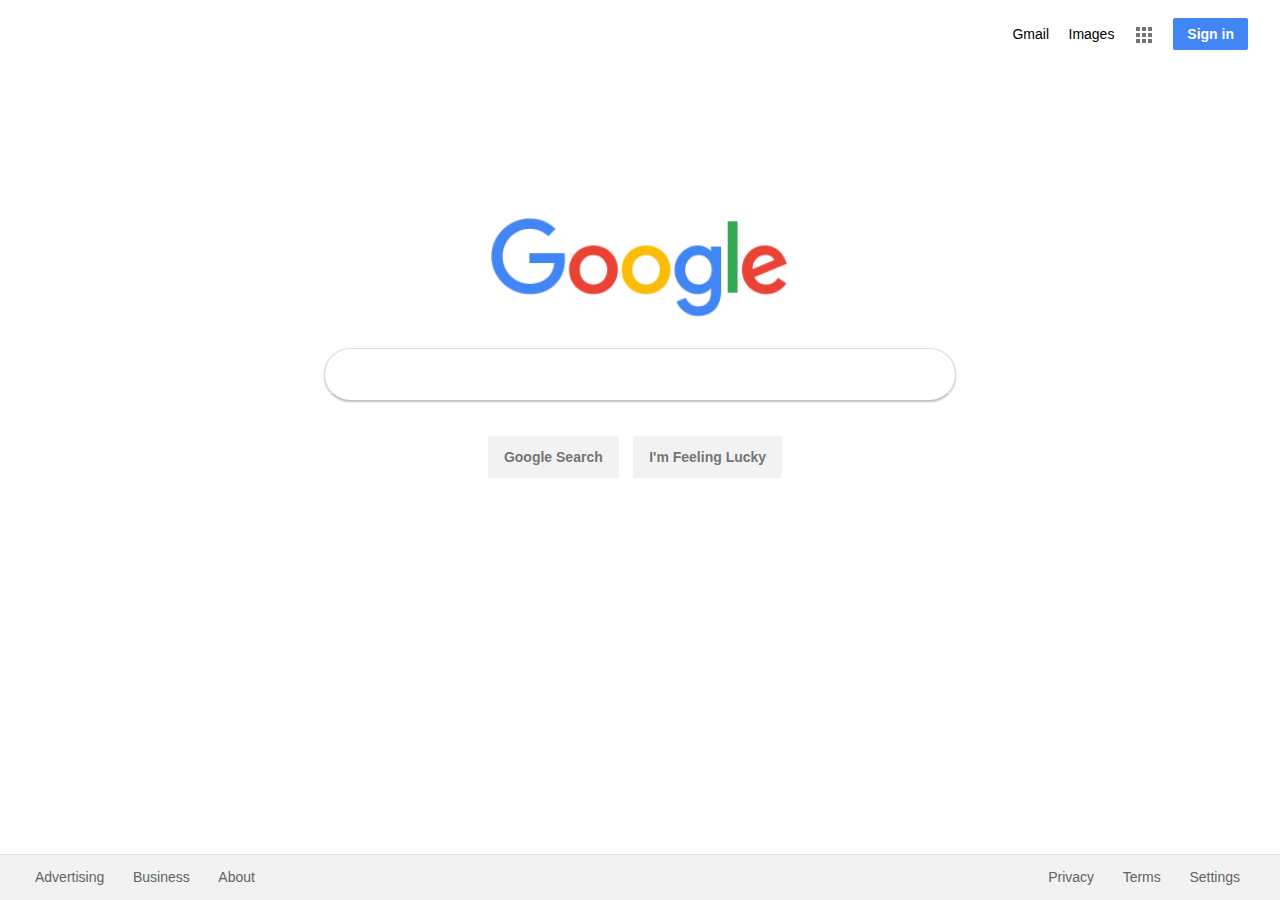
<file: Google/index.html>
<!DOCTYPE html>
<html>
<head>
    <meta charset="utf-8" />
    <meta http-equiv="X-UA-Compatible" content="IE=edge">
    <title>Google</title>
    <meta name="viewport" content="width=device-width, initial-scale=1">
    <link rel="stylesheet" type="text/css" media="screen" href="normalize.css" />
    <link rel="stylesheet" type="text/css" media="screen" href="main.css" />
    <link rel="icon" href="logo-title.png" type="image/png" sizes="16x16">
</head>
<body>
    <div class="header">
        <div class="header-top">
            <a href="#">Gmail</a>
            <a href="#" class="link-images">Images</a>
            <a href="#" class="options" alt="Google apps"></a>
            <button class="sign-in">Sign in</button>
        </div>
    </div>

    <div class="content">
        <img src="google.png" height="101">
        <div class="search">
            <input type="text">
        </div>
        <div class="google-button">
        <button>Google Search</button>
        <button>I'm Feeling Lucky</button>
        </div>
    </div>

    <div class="footer">
        <footer>
            <div class="footer-left">
                <ul>
                    <li><a href="#">Advertising</a></li>
                    <li><a href="#">Business</a></li>
                    <li><a href="#">About</a></li>
                </ul>
            </div>
            <div class="footer-right">
                <ul>
                    <li><a href="#">Privacy</a></li>
                    <li><a href="#">Terms</a></li>
                    <li><a href="#">Settings</a></li>
                </ul>
            </div>
        </footer>
    </div>
</body>
</html>
</file>
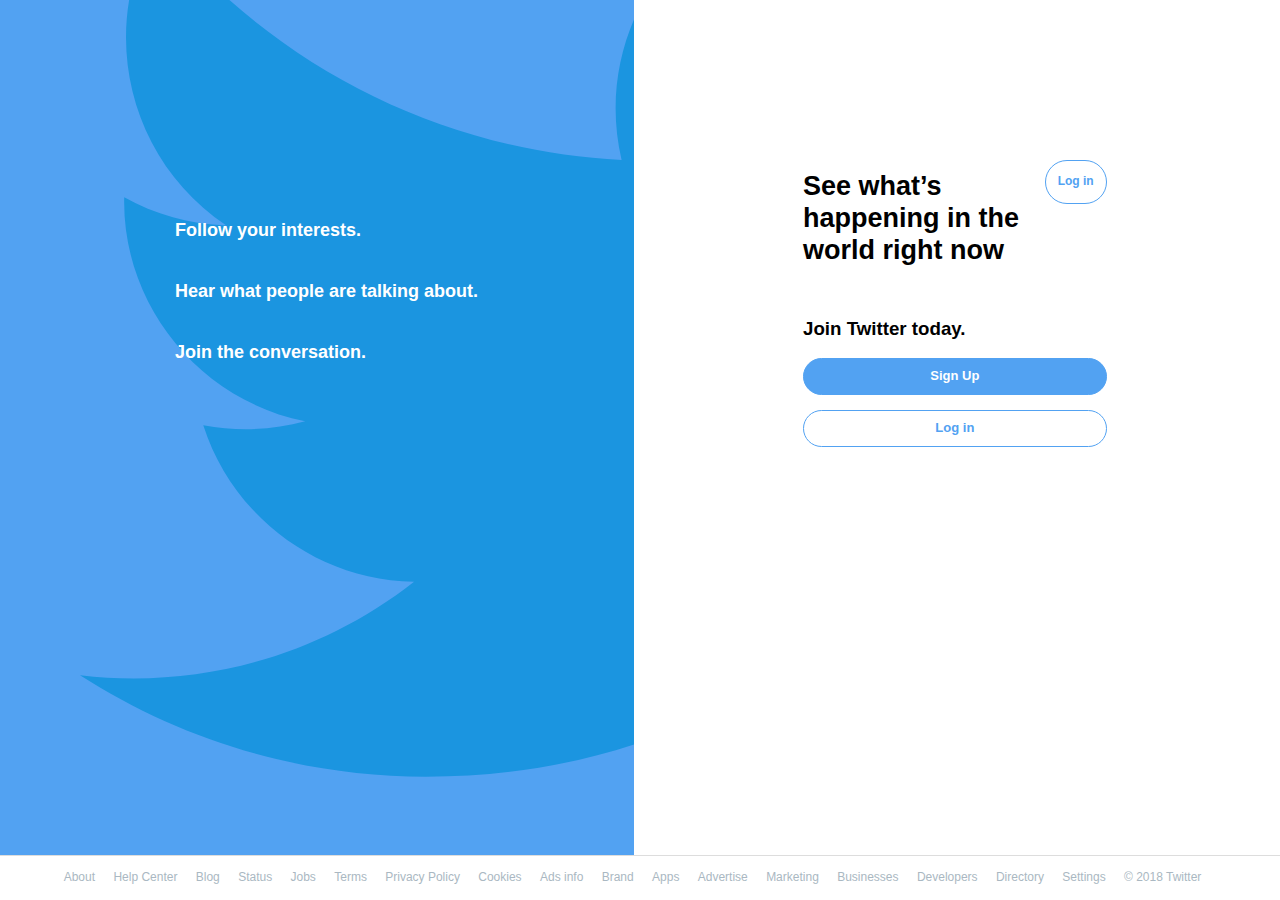
<file: twitter/index.html>
<!DOCTYPE html>
<html>
<head>
    <meta charset="utf-8" />
    <meta http-equiv="X-UA-Compatible" content="IE=edge">
    <title>twitter</title>
    <meta name="viewport" content="width=device-width, initial-scale=1">
    <link rel="stylesheet" type="text/css" media="screen" href="normalize.css" />
    <link rel="icon" href="logo-title.png" type="image/png" sizes="30x30">
    <link rel="stylesheet" href="https://use.fontawesome.com/releases/v5.5.0/css/all.css" integrity="sha384-B4dIYHKNBt8Bc12p+WXckhzcICo0wtJAoU8YZTY5qE0Id1GSseTk6S+L3BlXeVIU" crossorigin="anonymous">
    <link rel="stylesheet" type="text/css" media="screen" href="main.css" />
</head>
<body>
    <div class="content">
        <div class="left">
                <svg class="logo-background" viewBox="0 0 1208 982" width= "1100" height="1100">
                        <title>bird</title>
                        <desc>Created with Sketch.</desc>
                        <defs></defs>
                        <g stroke="none" stroke-width="1" fill="none" fill-rule="evenodd">
                            <g transform="translate(-286.000000, -117.000000)" fill-rule="nonzero" fill="#1B95E0">
                                <path d="M1493.75308,233.195911 C1449.31783,252.922544 1401.56126,266.207828 1351.43951,272.19627 C1402.61804,241.549536 1441.92034,192.987798 1460.3889,135.116296 C1412.53168,163.498493 1359.49119,184.130942 1303.02874,195.252335 C1257.88897,147.093181 1193.42514,117 1122.16771,117 C962.190754,117 844.636121,266.258151 880.768067,421.202806 C674.896491,410.886582 492.324484,312.253414 370.089808,162.341063 C305.17308,273.705962 336.423691,419.391176 446.731805,493.16476 C406.171431,491.856361 367.925917,480.734968 334.561738,462.165765 C331.844294,576.95263 414.122472,684.342008 533.287442,708.245454 C498.413572,717.706186 460.218381,719.9204 421.368991,712.47259 C452.871217,810.904465 544.358512,882.514158 652.854997,884.52708 C548.686294,966.201382 417.443793,1002.68559 286,987.186091 C395.653915,1057.48739 525.940278,1098.50067 665.838342,1098.50067 C1125.89162,1098.50067 1385.81015,709.956437 1370.10936,361.469352 C1418.52012,326.494836 1460.53987,282.864756 1493.75308,233.195911 Z"></path>
                            </g>
                        </g>
                    </svg>
            <div class="subject">
                <div class="first">
                    <i class="fas fa-search fa-2x"></i>
                    <h4>Follow your interests.</h4>
                </div>
                <div class="second">
                    <i class="fas fa-users fa-2x"></i>
                    <h4>Hear what people are talking about.</h4>
                </div>
                <div class="third">
                    <i class="far fa-comment fa-2x"></i>
                    <h4>Join the conversation.</h4>
                </div>
            </div>
        </div>
        <div class="right">
            <div class="box-login">
                <div class="head-login">
                        <i class="fab fa-twitter fa-3x" style="color: #52a2f2"></i>
                        <button>Log in</button>
                </div>
                <p>See what’s happening in the world right now</p>
                <h3>Join Twitter today.</h3>
                <div class="sign">
                    <button class="sign-up">Sign Up</button>
                    <button class="log-in">Log in</button>
                </div>
            </div>
        </div>
    </div>

    <div class="footer">
            <ul>
                <li><a href="#">About</a></li>
                <li><a href="#">Help Center</a></li>
                <li><a href="#">Blog</a></li>
                <li><a href="#">Status</a></li>
                <li><a href="#">Jobs</a></li>
                <li><a href="#">Terms</a></li>
                <li><a href="#">Privacy Policy</a></li>
                <li><a href="#">Cookies</a></li>
                <li><a href="#">Ads info</a></li>
                <li><a href="#">Brand</a></li>
                <li><a href="#">Apps</a></li>
                <li><a href="#">Advertise</a></li>
                <li><a href="#">Marketing</a></li>
                <li><a href="#">Businesses</a></li>
                <li><a href="#">Developers</a></li>
                <li><a href="#">Directory</a></li>
                <li><a href="#">Settings</a></li>
                <li>© 2018 Twitter</li>
            </ul>
    </div>
</body>
</html>
</file>
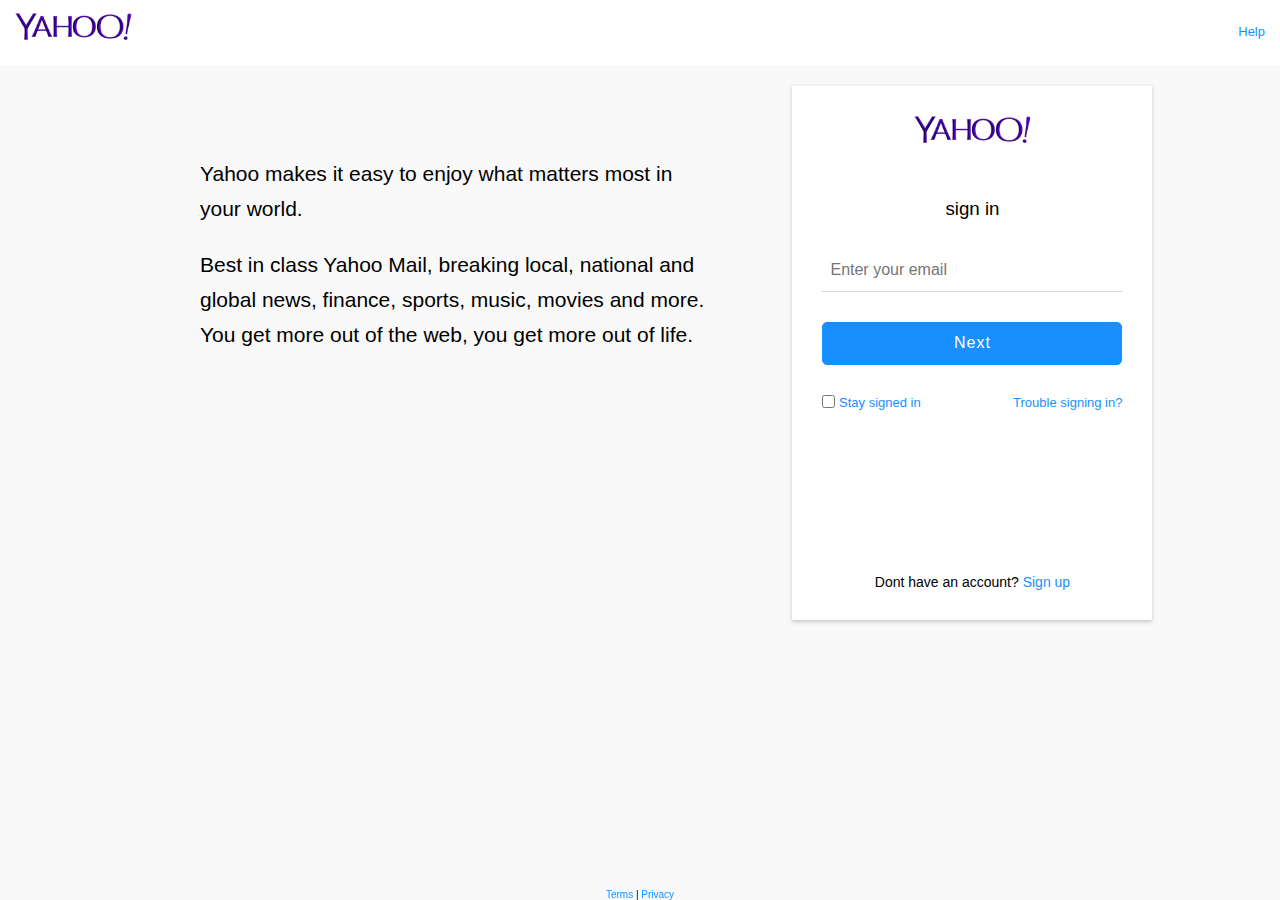
<file: Yahoo/index.html>
<!DOCTYPE html>
<html>
<head>
    <meta charset="utf-8" />
    <title>Yahoo - login</title>
    <meta name="viewport" content="width=device-width, initial-scale=1">
    <link rel="stylesheet" type="text/css" media="screen" href="main.css" />
    <link rel="stylesheet" type="text/css" media="screen" href="normalize.css" />
    <link rel="icon"       type="image/ico"media="screen" href="logo-title.ico">
</head>
<body>
    <div class="header">
        <div>
            <a href="http://www.yahoo.com">
                <img class="logo" src="logo.png" alt="Yahoo">
            </a>
        </div>
        <div class="help-parent">
            <a href="#">Help</a>
        </div>
    </div>
    <div class="content">
        <div class="text-parent">
            <div class="text">
                <h3>Yahoo makes it easy to enjoy what matters most in your world.</h3>
                <h3>Best in class Yahoo Mail, breaking local, national and global news, finance, sports, music, movies and more. You get more out of the web, you get more out of life.</h3>
            </div>
        </div>
        <div class="box-parent">
            <div class="box">
                <div class="box-img">
                    <img src="logo.png">
                </div>
                <h3>sign in</h3>
                <div class="username">
                    <input type="text" placeholder="Enter your email">
                </div>
                <button>Next</button>
                <div class="forget">
                        <div class="signed">
                            <input type="checkbox">
                            <a href="#">Stay signed in</a>
                        </div>
                        <div class="trouble">
                            <a href="#">Trouble signing in?</a>
                        </div>
                </div> 
                <div class="signup">
                        Dont have an account? <a href="#">Sign up</a>
                </div>   
            </div>
        </div>

    <div class="footer">
            <a href="#">Terms</a>
            |
            <a href="#">Privacy</a>
    </div>
</body>
</html>
</file>
<file: Google/main.css>
body {
    font-family: arial,sans-serif;
}
button{
    font-size: 14px;
    font-weight: bold;
}

.header {
    height: 68px;
}
.header-top {
    display: inline-block;
    float: right;
    padding: 18px 32px;
}

a {
    text-decoration: none;
    color: black;
    margin-right: 15px;
    font-size: 14px;
}
a:hover {
    text-decoration: underline;
    color: gray;
}

.link-images {
    margin-right: 10px;
}

.options {
    width: 30px;
    height: 30px;
    display: inline-block;
    background-image: url(options.png);
    background-position: -132px -38px;
    opacity: .55;
    vertical-align: middle;
    margin-right: 10px;
}
.options:hover {
    opacity: .90;
}

.sign-in {
    color: white;
    background-color: #4285f4;
    border-radius: 2px;
    border: 0px;
    padding: 8px 14px;
}
.sign-in:hover {
    border-bottom: 0px solid #4285f4;

}

.content {
    text-align: center;
    padding-top: 150px;
}

.search {
    margin-top: 25px;
}
.search input {
    width: 600px;
    padding: 15px 15px;
    border: 1px solid #dfdfdf;
    border-bottom: 1px solid #c2c2c2;
    font-size: 18px;
    border-radius: 30px;
    box-shadow: 0px 1px 2px #bbbbbb;
}
.search input:hover{
    box-shadow: 0px 2px 9px #bbbbbb;
}
.search input:focus {
    outline: 0;
}

.google-button {
    margin-top: 35px;
}
.google-button button {
    background-color: #f2f2f2;
    border: 1px solid #f2f2f2;
    border-radius: 2px;
    color: #757575;
    padding: 12px 15px;
    margin-right: 10px;
}
.google-button button:hover {
    color: black;
    border-color: #757575;
    box-shadow: 0px 2px 1px #c5c5c5;
}

.footer {
    background: #f2f2f2;
    border-top: 1px solid #e4e4e4;
    margin-top: 135px;
    width: 100%;
    font-size: small;
    line-height: 18px;
    overflow: hidden;
    position: fixed;
    bottom: 0px;
}
.footer ul {
    list-style-type: none;
}
.footer a {
    color: #5f6368
}
.footer li {
    display: inline-block;
    padding-right: 10px;
}
.footer > div {
    display: block;
}
.footer-left {
    float: left;
}
.footer-right {
    float: right;
    padding-right: 15px;
}
.footer-left ul {
    padding-left: 35px;
}
</file>
<file: twitter/main.css>
html {
    height: 100%;
}

body {
    font-family: "Segoe UI",Arial,sans-serif;
    height: 100%;
}

.content {
    height: 100%;
}

.content > div {
    width: 49.5%;
    display: inline-block;
    height: 100%;
}
.left {
    background-color: #52a2f2;
    vertical-align: top;
    position: relative;
    overflow: hidden;
}

.logo-background {
    position: absolute;
    left: 80px;
    top: -220px;
}

.subject h4 {
    margin: 0;
    color: white;
    font-size: 18px;
    display: inline-block;
}
.subject {
    position: absolute;
    padding-top: 180px;
    padding-left: 150px;
    z-index: 1000;
}

.subject i {
    padding-right: 10px;
    vertical-align: middle;
    color: white;
}

.subject > div {
    padding-top: 40px;
    padding-left: 15px;
}
/* ----------------------------- */
.box-login {
    padding: 160px 165px 0px 165px;
}

.head-login button {
    float: right;
    padding: 14px 12px;
    background: white;
    color: #52a2f2;
    border: 1px solid #52a2f2;
    border-radius: 25px;
    cursor: pointer;
    font-size: 12px;
    font-weight: bold;
}
.head-login button:hover {
    background: #eaf5fd;
}
.head-login button:active {
    background-color: #006dbf;
    border-color: #006dbf;
    color: #fff;
}
.head-login button:focus {
    outline: 0;
    box-shadow: 0 0 0 2px #fff, 0 0 0 4px #71c9f8;
}

p {
    font-size: 27px;
    line-height: 32px;
    margin-top: 10px;
    padding-bottom: 25px;
    font-weight: bold;
}

.sign-up {
    width: 100%;
    padding: 10px 0px;
    background: #52a2f2;
    color: white;
    border: 1px solid #52a2f2;
    border-radius: 20px;
    margin-bottom: 15px;
    font-size: 13px;
    font-weight: bold;
    cursor: pointer;
}
.sign-up:hover {
    background-color: #006dbf;
    border-color: #006dbf;
}
.sign-up:focus {
    outline: 0;
    box-shadow: 0 0 0 2px #fff, 0 0 0 4px #71c9f8;
}
.log-in {
    width: 100%;
    padding: 10px 0px;
    background: white;
    color: #52a2f2;
    border: 1px solid #52a2f2;
    border-radius: 20px;
    font-size: 13px;
    font-weight: bold;
    cursor: pointer;
}
.log-in:hover {
    background: #eaf5fd;
}
.log-in:active {
    background-color: #006dbf;
    border-color: #006dbf;
    color: #fff;
}
.log-in:focus {
    outline: 0;
    box-shadow: 0 0 0 2px #fff, 0 0 0 4px #71c9f8;
}

.footer {
    position: fixed;
    padding: 3px 0px;
    width: 100%;
    bottom: 0;
    background: #fff;
    color: #aab8c2;
    text-align: center;
    border-top: 1px solid #dddddd;
    font-size: 12px;
}
ul {
    list-style-type: none;
    padding: 0px;
}

li {
    display: inline-block;
    padding-right: 15px;
}
li a {
    color: #aab8c2;
    text-decoration: none;
}
li a:hover {
    text-decoration: underline;
}
</file>
<file: Yahoo/main.css>
body {
    background: #f9f9fa;
    font-family: "Helvetica Neue",Helvetica,Arial;
}
a {
    color: #188fff;
    text-decoration: none;
}
a:hover{
    color: blue;
}

.header {
    max-width: 100%;
    padding: 13px 15px 0px 15px;
    background-color: #ffffff;
    margin-bottom: 20px;
}
.header > div {
    display: inline-block;
}
.logo {
    max-height: 48px;
}
.help-parent{
    float: right;
    padding-top: 12px;
    font-size: 13px;
}


.text-parent {
    width: 60%;
    display: inline-block;
}
.text {
    padding: 50px 60px 60px 200px;
    line-height: 35px
}
.text h3{
    font-weight: 500;
    font-size: 21px;
}


.box-parent {
    width: 39%;
    display: inline-block;
    vertical-align: top;
}
.box {
    background: #ffffff;
    max-width: 300px;
    padding: 30px 30px;
    margin-left: 20px;
    box-shadow: 0 2px 4px 0 rgba(181,181,181,.7);
    border-top: 1px solid #f1f1f5;
}
.box-img {
    text-align: center;
}
.box-img img{
    height: 48px;
}
.box h3 {
    text-align: center;
    font-weight: 400;
    padding-top: 10px;
}

.username {
    margin-top: 30px;
    margin-bottom: 30px;
}
.username input {
    width: 100%;
    padding: 12px 8px;
    border: none;
    border-bottom: 1px solid rgb(215, 215, 215);
    box-sizing: border-box;
}
.username input:focus {
    box-shadow: none;
    outline: 0;
    border-bottom: 2px solid #188fff;
}

button {
    width: 100%;
    color: #ffffff;
    background-color: #188fff;
    border: 1px solid  #188fff;
    padding: 11px 0px;
    letter-spacing: 1px;
    border-radius: 5px;
    cursor: pointer;
}
button:hover {
background: rgb(82, 163, 255);
}
button:active {
    background: #003abc;
    border-color: #003abc;
}
button:focus {
    outline: 0;
}

.forget {
    padding-bottom: 180px;
    padding-top: 30px;
    font-size: 13px;
}
.forget > div {
    display: inline-block;
    max-width: 49%;
    line-height: 15px;
}
.signed {
    text-align: center;
    float: left;
}
.signed input {
    vertical-align: top
}
.trouble {
    text-align: center;
    float: right;
}
.signup {
    text-align: center;
    font-size: 14px;
    line-height: 15px;
}

.footer {
    text-align: center;
    font-size: 10px;
    padding-top: 20px;
    position: fixed;
    bottom: 0px;
    width: 100%;
}
</file>
